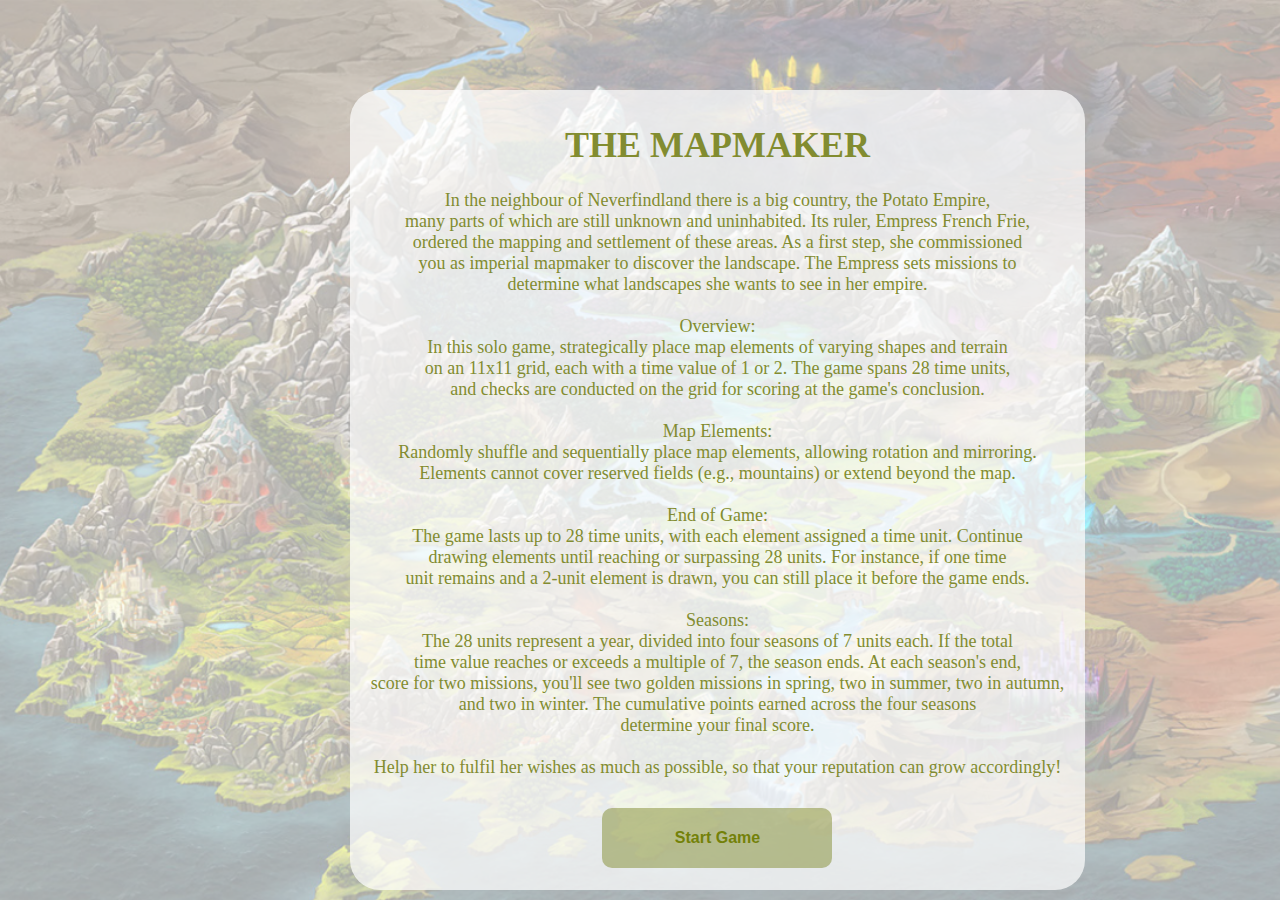
<file: index.html>
<!DOCTYPE html>
<html lang="en">
<head>
    <meta charset="UTF-8">
    <meta name="viewport" content="width=device-width, initial-scale=1.0">
    <title>Centered Content</title>
    <style>
        html, body {
            height: 100%;
            margin: 0;
            display: flex;
            justify-content: center;
            align-items: center;
            background-image: url('background/bc5.png');
            background-repeat: no-repeat;
            background-attachment: fixed;  
            background-size: cover;
        }

        #centered {
            text-align: center;
            color: #828C30;
        }

        #button {
            background-color: rgba(130, 140, 48, 0.5); 
            padding: 16px 50px;
            text-align: center;
            text-decoration: none;
            display: inline-block;
            font-size: 16px;
            margin: 12px 12px;
            transition-duration: 0.4s;
            cursor: pointer;
            border-radius: 10px;
            width: 230px; 
            height: 60px; 
        }

        .button1 {
            border: 2px solid transparent;
            bottom: 300px;
            right: 730px;
            color:#738109; 
        }
        
        #box {
            text-align: center;
            position: absolute;
            width: 735px; 
            height: 800px; 
            border-radius: 30px; 
            background-color: rgba(255, 255, 255, 0.7); 
            display: flex; 
            justify-content: center; 
            align-items: center; 
            overflow: hidden; 
            bottom: 10px;
            left: 350px;
            font-size: 18px;
        }

    </style>
</head>
<body>
    <div id="box">
        <div id="centered">
            <h1 id="title">THE MAPMAKER</h1>
            <p> In the neighbour of Neverfindland there is a big country, the Potato Empire, 
                <br>  many parts of which are still unknown and uninhabited. Its ruler, Empress French Frie,
                <br> ordered the mapping and settlement of these areas. As a first step, she commissioned 
                <br> you as imperial mapmaker to discover the landscape. The Empress sets missions to 
                <br> determine what landscapes she wants to see in her empire.<br>  
            
                <br>Overview: <br>
                In this solo game, strategically place map elements of varying shapes and terrain 
                <br> on an 11x11 grid, each with a time value of 1 or 2. The game spans 28 time units, 
                <br>and checks are conducted on the grid for scoring at the game's conclusion.<br>

                <br>Map Elements:<br>
                Randomly shuffle and sequentially place map elements, allowing rotation and mirroring. <br>
                Elements cannot cover reserved fields (e.g., mountains) or extend beyond the map. <br>

                <br>End of Game: <br>
                The game lasts up to 28 time units, with each element assigned a time unit. Continue 
                <br> drawing elements until reaching or surpassing 28 units. For instance, if one time 
                <br> unit remains and a 2-unit element is drawn, you can still place it before the game ends.<br>

                <br>Seasons:<br>
                The 28 units represent a year, divided into four seasons of 7 units each. If the total 
                <br>time value reaches or exceeds a multiple of 7, the season ends. At each season's end, <br> 
                score for two missions, you'll see two golden missions in spring, two in summer, two in autumn, <br> and two in winter. The cumulative points earned across the four seasons 
                <br> determine your final score. <br>

                <br>  Help her to fulfil her wishes as much as possible, so that your reputation can grow accordingly!
            </p>
            
            
            <a href="basicGame.html">
                <button id="button" class="button1" type="button"> <b> Start Game </b></button></a> 
        </div>
    </div>
</body>
</html>
</file>
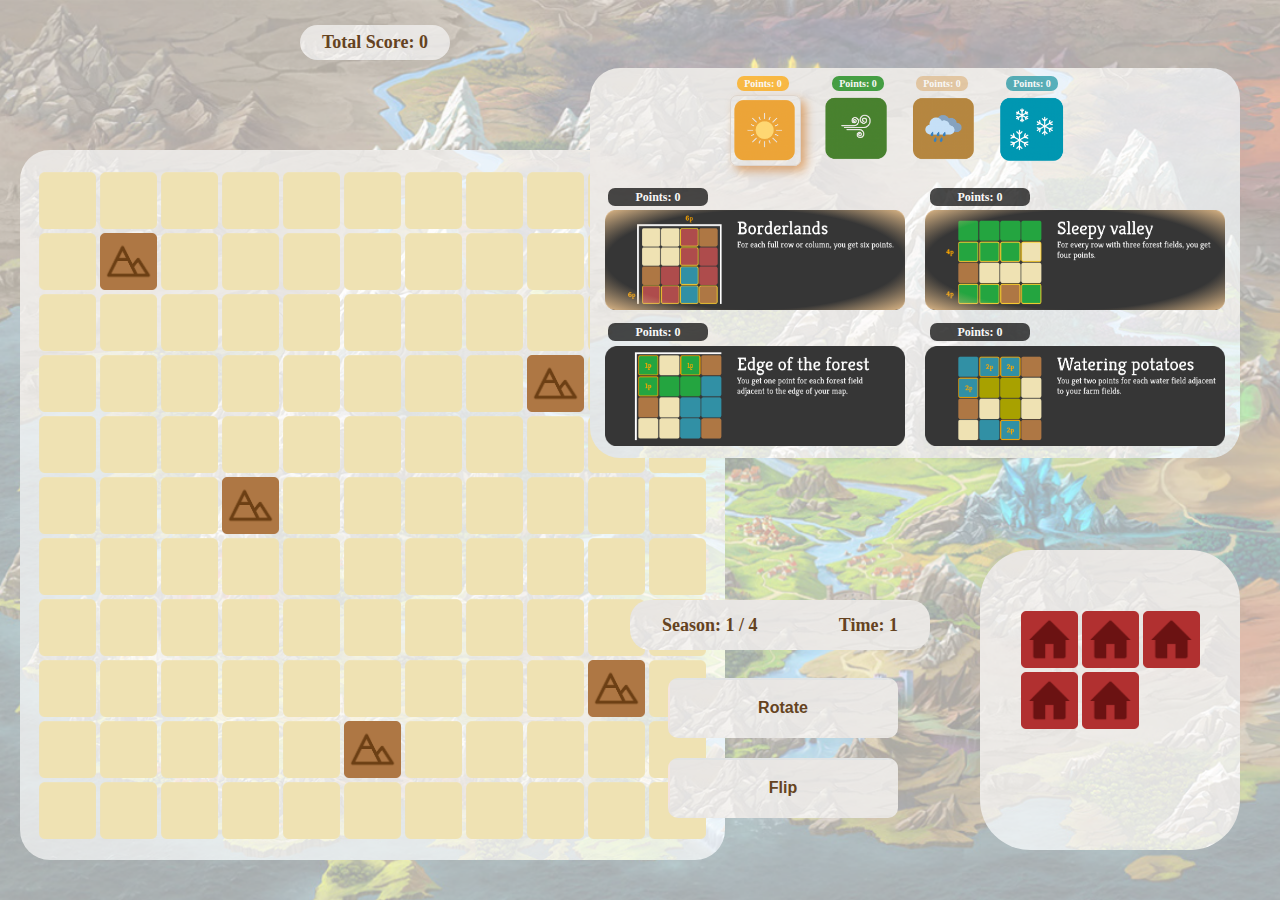
<file: basicGame.html>
<!DOCTYPE html>
<html lang="en">
<head>
<meta charset="UTF-8">
<meta name="viewport" content="width=device-width, initial-scale=1.0">
<title> MAP MAKER </title>
<link rel="stylesheet" href="styles.css">
</head>
<body> 

<div id="element-container">
    <div id="element-grid"></div>
</div> 

<div id="grid-container">
    <div id="grid"></div>
</div>

<button id="rotateButton" class="button button1"><b>Rotate</b></button>
<button id="flipButton" class="button button2"><b>Flip</b></button>


<div id="info-element-container">
    <div id="time" class="time-container"></div>
    <div id="gameSeason" class="mission-info-container"></div>
</div>


<div id="mission-container">
    <div id="score1"></div>
    <div id="score-season1"></div>
    <div id="mission-container-1"></div>

    <div id="score2"></div>
    <div id="score-season2"></div>
    <div id="mission-container-2"></div>

    <div id="score3"></div>
    <div id="score-season3"></div>
    <div id="mission-container-3"></div>

    <div id="score4"></div>
    <div id="score-season4"></div>
    <div id="mission-container-4"></div>

    <div id="season-container-1"></div>
    <div id="season-container-2"></div>
    <div id="season-container-3"></div>
    <div id="season-container-4"></div>
</div>

<div id="score-container"></div>

<div id="Game-over-cover" class="hide"></div>

<div id="box" class="hide">
    <div id="centered">
        <h1 id="title">THE MAPMAKER</h1>
        
        <p> <br>GAME OVER<br>
            <br>
            In the neighbour of Neverfindland there is a big country, the Potato Empire, 
            <br>  many parts of which are still unknown and uninhabited. Its ruler, Empress French Frie,
            <br> ordered the mapping and settlement of these areas. As a first step, she commissioned 
            <br> you as imperial mapmaker to discover the landscape. The Empress sets missions to 
            <br> determine what landscapes she wants to see in her empire.<br>  
    
            <br>  Help her to fulfil her wishes as much as possible, so that your reputation can grow accordingly!
        </p>
      
        <a href="basicGame.html">
            <button id="buttonC" class="button3" type="button"> <b> PLAY AGAIN </b></button></a> 

        <a href="extraGame.html">
            <button id="buttonC" class="button4" type="button"> <b> EXTRA POINTS </b></button></a> 
    </div>
</div>

<script src="gridScript.js"></script>
</body>
</html>
</file>
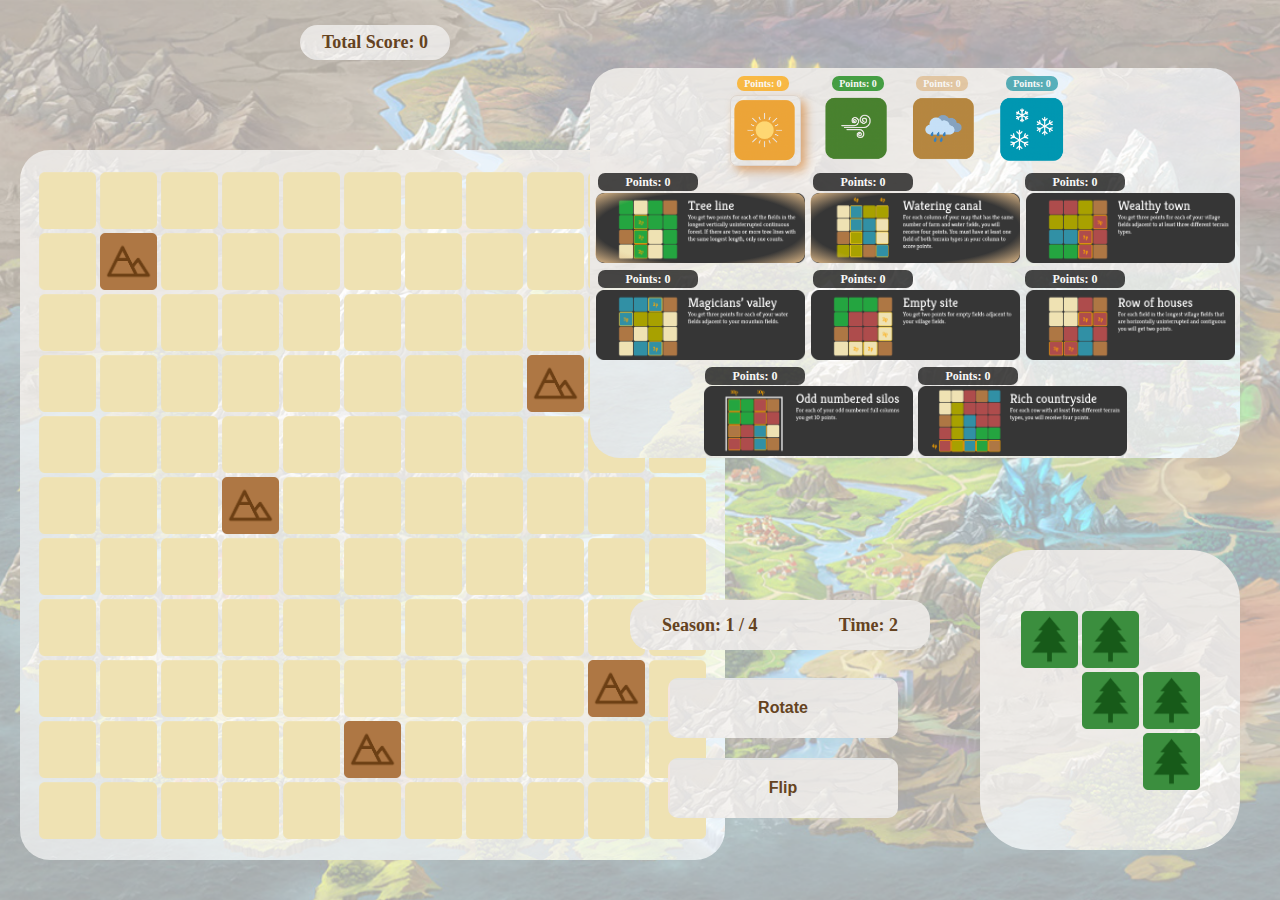
<file: extraGame.html>
<!DOCTYPE html>
<html lang="en">
<head>
<meta charset="UTF-8">
<meta name="viewport" content="width=device-width, initial-scale=1.0">
<title>Mountain Grid Map</title>
<link rel="stylesheet" href="styles2.css">
</head>
<body> 

<div id="element-container">
    <div id="element-grid"></div>
</div> 

<div id="grid-container">
    <div id="grid"></div>
</div>

<button id="rotateButton" class="button button1"><b>Rotate</b></button>
<button id="flipButton" class="button button2"><b>Flip</b></button>


<div id="info-element-container">
    <div id="time" class="time-container"></div>
    <div id="gameSeason" class="mission-info-container"></div>
</div>


<div id="mission-container">
    <div id="score1"></div>
    <div id="score-season1"></div>
    <div id="mission-container-1"></div>

    <div id="score2"></div>
    <div id="score-season2"></div>
    <div id="mission-container-2"></div>

    <div id="score3"></div>
    <div id="score-season3"></div>
    <div id="mission-container-3"></div>

    <div id="score4"></div>
    <div id="score-season4"></div>
    <div id="mission-container-4"></div>

    <div id="score5"></div>
    <div id="score-season5"></div>
    <div id="mission-container-5"></div>

    <div id="score6"></div>
    <div id="score-season6"></div>
    <div id="mission-container-6"></div>

    <div id="score7"></div>
    <div id="score-season7"></div>
    <div id="mission-container-7"></div>

    <div id="score8"></div>
    <div id="score-season8"></div>
    <div id="mission-container-8"></div>

    <div id="season-container-1"></div>
    <div id="season-container-2"></div>
    <div id="season-container-3"></div>
    <div id="season-container-4"></div>
</div>


<div id="score-container"></div>

<script src="gridScript2.js"></script>
</body>
</html>
</file>
<file: styles.css>
body {
  background-image: url('background/bc5.png');
  background-repeat: no-repeat;
  background-attachment: fixed;  
  background-size: cover;
}  
  
  #grid {
    position: relative;
    display: grid;
    grid-template-columns: repeat(11, 59px);
    grid-template-rows: repeat(11, 59px); 
    gap: 2px; 
  }

  .cell {
    background-color: transparent;
    border: 1px solid transparent;
    background-image: url('gridPictures/base_tile.png'); 
    background-size: cover; 
    background-repeat: no-repeat; 
  }
  
  .mountain {
    background-color: transparent;
    border: 1px solid transparent;
    background-image: url('gridPictures/mountain_tile.png'); 
    background-size: cover; 
    background-repeat: no-repeat; 
  }
  
  #element-grid {
    position: absolute;
    cursor: move;
    display: grid;
    grid-template-columns: repeat(3, 59px);
    grid-template-rows: repeat(3, 59px); 
    gap: 2px; 
  }

  .elementCell {
    background-color: transparent;
    background-image: none;
    border: 1px solid transparent;
    background-size: cover; 
    background-repeat: no-repeat; 
  }

  
  .water {
    background-image: url('elements/water_tile.png');
    background-color: transparent;
    border: 1px solid transparent;
    background-size: cover; 
    background-repeat: no-repeat; 
  }
  
  .town {
    background-image: url('elements/village_tile.png');
    border: 1px solid transparent;
    background-size: cover; 
    background-repeat: no-repeat; 
  }
  
  .forest {
    background-image: url('elements/forest_tile.png');
    border: 1px solid transparent;
    background-size: cover; 
    background-repeat: no-repeat; 
  }
  
  .farm {
    background-image: url('elements/plains_tile.png');
    border: 1px solid transparent;
    background-size: cover; 
    background-repeat: no-repeat; 
  }

  .water2 {
    background-image: url('elements/water_tile.png');
    background-color: transparent;
    border: 1px solid transparent;
    background-size: cover; 
    background-repeat: no-repeat; 
    opacity: 0.5;
  }
  
  .town2 {
    background-image: url('elements/village_tile.png');
    border: 1px solid transparent;
    background-size: cover; 
    background-repeat: no-repeat; 
    opacity: 0.5;
  }
  
  .forest2 {
    background-image: url('elements/forest_tile.png');
    border: 1px solid transparent;
    background-size: cover; 
    background-repeat: no-repeat; 
    opacity: 0.5;
  }
  
  .farm2 {
    background-image: url('elements/plains_tile.png');
    border: 1px solid transparent;
    background-size: cover; 
    background-repeat: no-repeat; 
    opacity: 0.5;
  }

  #grid-container {
    position: absolute;
    width: 705px; 
    height: 710px; 
    border-radius: 30px; 
    background-image: url('background/bc4.png');
    display: flex; 
    justify-content: center; 
    align-items: center; 
    overflow: hidden; 
    bottom: 40px;
    left: 20px;
    font-size: 18px;
  }
  
  #element-container {
    position: absolute;
    width: 260px; 
    height: 300px; 
    border-radius: 50px; 
    background-image: url('background/bc4.png');
    display: flex; 
    justify-content: center; 
    align-items: center; 
    overflow: hidden; 
    bottom: 50px;
    right: 40px;
    font-size: 18px;
  }
  
  .time-container {
    position: absolute;
    top: 15px;
    right: 32px;
    font-size: 18px;
  }

  .button {
    position: absolute;
    background-image: url('background/bc4.png');
    border: none;
    color: white;
    padding: 16px 50px;
    text-align: center;
    text-decoration: none;
    display: inline-block;
    font-size: 16px;
    margin: 12px 12px;
    transition-duration: 0.4s;
    cursor: pointer;
    border-radius: 10px;
    width: 230px; 
    height: 60px; 
}

.button1 {
    background-color: white; 
    color: #654321;
    border: 2px solid transparent;
    bottom: 150px;
    right: 370px;
}

.button2 {
    background-color: white; 
    color: #654321;
    border: 2px solid transparent;
    bottom: 70px;
    right: 370px;
}

#info-element-container {
  position: absolute;
  width: 300px; 
  height: 50px; 
  border-radius: 20px; 
  background-image: url('background/bc4.png');
  display: flex; 
  justify-content: center; 
  align-items: center; 
  overflow: hidden; 
  bottom: 250px;
  right: 350px;
  font-size: 18px;
}

.mission-info-container {
  position: absolute;
  top: 15px;
  left: 32px;
  font-size: 18px;
}

#mission-container {
  position: absolute;
  width: 650px; 
  height: 390px; 
  border-radius: 30px; 
  background-image: url('background/bc4.png');
  display: flex; 
  justify-content: center; 
  align-items: center; 
  overflow: hidden; 
  top: 68px;
  right: 40px;
  font-size: 18px;
}


#mission-container-1 {
  position: absolute;
  width: 300px; 
  height: 100px; 
  background-image: url('basicMissions/Group\ 69.png');
  background-size: cover;
  bottom: 12px;
  left: 15px;
}

#mission-container-2 {
  position: absolute;
  width: 300px; 
  height: 100px; 
  background-image: url('basicMissions/Group\ 70.png');
  background-size: cover;
  bottom: 12px;
  right: 15px;
}

#mission-container-3 {
  position: absolute;
  width: 300px; 
  height: 100px; 
  background-image: url('basicMissions/Group\ 74.png');
  background-size: cover;
  top: 142px;
  right: 15px;
}

#mission-container-4 {
  position: absolute;
  width: 300px; 
  height: 100px; 
  background-image: url('basicMissions/Group\ 78.png');
  background-size: cover;
  top: 142px;
  left: 15px;
}


#season-container-1 {
  position: absolute;
  width: 69px;  
  height: 69px; 
  background-image: url('season/summer.png');
  background-size: cover;
  top: 27px;
  left: 140px;
}

#season-container-2 {
  position: absolute;
  width: 67px; 
  height: 67px; 
  background-image: url('season/spring.png');
  background-size: cover;
  top: 27px;
  left: 230px;
}

#season-container-3 {
  position: absolute;
  width: 67px; 
  height: 67px; 
  background-image: url('season/autmn.png');
  background-size: cover;
  top: 27px;
  right: 265px;
}

#season-container-4 {
  position: absolute;
  width: 67px; 
  height: 67px;  
  background-image: url('season/winter.png');
  background-size: cover;
  top: 27px;
  right: 175px;
}

#score-container {
  position: absolute;
  width: 150px; 
  height: 35px; 
  border-radius: 20px; 
  background-image: url('background/bc4.png');
  display: flex; 
  justify-content: center; 
  align-items: center; 
  overflow: hidden; 
  left: 300px;
  top: 25px;
  font-size: 18px;
}

#score1 {
  position: absolute;
  width: 100px; 
  height: 18px; 
  border-radius: 7px; 
  background-color: black;
  display: flex; 
  justify-content: center; 
  align-items: center; 
  overflow: hidden; 
  left: 18px;
  top: 120px;
  font-size: 12px;
  opacity: 0.7;
}

#score2 {
  position: absolute;
  width: 100px; 
  height: 18px; 
  border-radius: 7px; 
  background-color: black;
  display: flex; 
  justify-content: center; 
  align-items: center; 
  overflow: hidden; 
  right: 210px;
  top: 120px;
  font-size: 12px;
  opacity: 0.7;
}

#score3 {
  position: absolute;
  width: 100px; 
  height: 18px; 
  border-radius: 7px; 
  background-color: black;
  display: flex; 
  justify-content: center; 
  align-items: center; 
  overflow: hidden; 
  left: 18px;
  top: 255px;
  font-size: 12px;
  opacity: 0.7;
}


#score4 {
  position: absolute;
  width: 100px; 
  height: 18px; 
  border-radius: 7px; 
  background-color: black;
  display: flex; 
  justify-content: center; 
  align-items: center; 
  overflow: hidden; 
  right: 210px;
  top: 255px;
  font-size: 12px;
  opacity: 0.7;
}

#score-season1 {
  position: absolute;
  width: 52px; 
  height: 15px; 
  border-radius: 7px; 
  background-color: orange;
  display: flex; 
  justify-content: center; 
  align-items: center; 
  overflow: hidden; 
  left: 147px;
  top: 8px;
  font-size: 10px;
  opacity: 0.7;
}


#score-season2 {
  position: absolute;
  width: 52px; 
  height: 15px; 
  border-radius: 7px; 
  background-color: green;
  display: flex; 
  justify-content: center; 
  align-items: center; 
  overflow: hidden; 
  left: 242px;
  top: 8px;
  font-size: 10px;
  opacity: 0.7;
}

#score-season3 {
  position: absolute;
  width: 52px; 
  height: 15px; 
  border-radius: 7px; 
  background-color: burlywood;
  display: flex; 
  justify-content: center; 
  align-items: center; 
  overflow: hidden; 
  left: 326px;
  top: 8px;
  font-size: 10px;
  opacity: 0.7;
}

#score-season4 {
  position: absolute;
  width: 52px; 
  height: 15px; 
  border-radius: 7px; 
  background-color: rgb(23, 146, 160);
  display: flex; 
  justify-content: center; 
  align-items: center; 
  overflow: hidden; 
  left: 416px;
  top: 8px;
  font-size: 10px;
  opacity: 0.7;
}

.selectedo {
  border-radius: 7px; 
  border: 1px solid rgb(222, 213, 205); 
  box-shadow: 5px 5px 10px rgba(205, 103, 8, 0.5);
}

.selectedg {
  border-radius: 7px; 
  border: 1px solid rgb(222, 213, 205);
  box-shadow: 5px 5px 10px rgba(48, 235, 27, 0.5);
}

.selectedb {
  border-radius: 7px; 
  border: 1px solid rgb(222, 213, 205); 
  box-shadow: 5px 5px 10px burlywood;
}

.selectedblue {
  border-radius: 7px; 
  border: 1px solid rgb(222, 213, 205); 
  box-shadow: 5px 5px 10px rgb(23, 146, 160);
}

.selectedM {
  position: relative;
  z-index: 2; 
}

.selectedM::before {
  content: '';
  position: absolute;
  top: 0;
  left: 0px; 
  width: 100%;
  height: 100%;
  border-radius: 10px; 
  background: radial-gradient(ellipse at center, transparent 70%, burlywood 100%, burlywood);
  pointer-events: none; 
  z-index: 1; 
}

#center {
  display: flex;
  justify-content: center;
  align-items: center;
  height: 100vh;
}


#Game-over-cover {
  position: absolute;
  width:  100vw; 
  height: 100vh; 
  border-radius: 20px; 
  background-image: url('background/bc5.png');
  opacity: 0.7;
  justify-content: center; 
  align-items: center; 
  overflow: hidden; 
  font-size: 18px;
  z-index: 9998;
}

.hide{
  display: none;
}


.flex{
  display: flex;
}

#centered {
  text-align: center;
  color: #828C30;
}

#buttonC {
  background-color: rgba(130, 140, 48, 0.5); 
  padding: 16px 50px;
  text-align: center;
  text-decoration: none;
  display: inline-block;
  font-size: 16px;
  margin: 12px 12px;
  transition-duration: 0.4s;
  cursor: pointer;
  border-radius: 10px;
  width: 230px; 
  height: 60px; 
}

.button3 {
  border: 2px solid transparent;
  bottom: 300px;
  right: 730px;
  color:#738109; 
}

.button4 {
  border: 2px solid transparent;
  bottom: 200px;
  right: 730px;
  color:#738109; 
}

#box {
  text-align: center;
  position: absolute;
  width: 735px; 
  height: 500px; 
  border-radius: 30px; 
  background-color: rgba(255, 255, 255, 0.9); 
  justify-content: center; 
  align-items: center; 
  overflow: hidden; 
  bottom: 150px;
  left: 350px;
  font-size: 18px;
  z-index: 9999;
}
</file>
<file: styles2.css>
body {
    background-image: url('background/bc5.png');
    background-repeat: no-repeat;
    background-attachment: fixed;  
    background-size: cover;
  }  
    
    #grid {
      position: relative;
      display: grid;
      grid-template-columns: repeat(11, 59px);
      grid-template-rows: repeat(11, 59px); 
      gap: 2px; 
    }
  
    .cell {
      background-color: transparent;
      border: 1px solid transparent;
      background-image: url('gridPictures/base_tile.png'); 
      background-size: cover; 
      background-repeat: no-repeat; 
    }
    
    .mountain {
      background-color: transparent;
      border: 1px solid transparent;
      background-image: url('gridPictures/mountain_tile.png'); 
      background-size: cover; 
      background-repeat: no-repeat; 
    }
    
    #element-grid {
      position: absolute;
      cursor: move;
      display: grid;
      grid-template-columns: repeat(3, 59px);
      grid-template-rows: repeat(3, 59px); 
      gap: 2px; 
    }
  
    .elementCell {
      background-color: transparent;
      background-image: none;
      border: 1px solid transparent;
      background-size: cover; 
      background-repeat: no-repeat; 
    }
  
    
    .water {
      background-image: url('elements/water_tile.png');
      background-color: transparent;
      border: 1px solid transparent;
      background-size: cover; 
      background-repeat: no-repeat; 
    }
    
    .town {
      background-image: url('elements/village_tile.png');
      border: 1px solid transparent;
      background-size: cover; 
      background-repeat: no-repeat; 
    }
    
    .forest {
      background-image: url('elements/forest_tile.png');
      border: 1px solid transparent;
      background-size: cover; 
      background-repeat: no-repeat; 
    }
    
    .farm {
      background-image: url('elements/plains_tile.png');
      border: 1px solid transparent;
      background-size: cover; 
      background-repeat: no-repeat; 
    }
  
    .water2 {
      background-image: url('elements/water_tile.png');
      background-color: transparent;
      border: 1px solid transparent;
      background-size: cover; 
      background-repeat: no-repeat; 
      opacity: 0.5;
    }
    
    .town2 {
      background-image: url('elements/village_tile.png');
      border: 1px solid transparent;
      background-size: cover; 
      background-repeat: no-repeat; 
      opacity: 0.5;
    }
    
    .forest2 {
      background-image: url('elements/forest_tile.png');
      border: 1px solid transparent;
      background-size: cover; 
      background-repeat: no-repeat; 
      opacity: 0.5;
    }
    
    .farm2 {
      background-image: url('elements/plains_tile.png');
      border: 1px solid transparent;
      background-size: cover; 
      background-repeat: no-repeat; 
      opacity: 0.5;
    }
  
    #grid-container {
      position: absolute;
      width: 705px; 
      height: 710px; 
      border-radius: 30px; 
      background-image: url('background/bc4.png');
      display: flex; 
      justify-content: center; 
      align-items: center; 
      overflow: hidden; 
      bottom: 40px;
      left: 20px;
      font-size: 18px;
    }
    
    #element-container {
      position: absolute;
      width: 260px; 
      height: 300px; 
      border-radius: 50px; 
      background-image: url('background/bc4.png');
      display: flex; 
      justify-content: center; 
      align-items: center; 
      overflow: hidden; 
      bottom: 50px;
      right: 40px;
      font-size: 18px;
    }
    
    .time-container {
      position: absolute;
      top: 15px;
      right: 32px;
      font-size: 18px;
    }
  
    .button {
      position: absolute;
      background-image: url('background/bc4.png');
      border: none;
      color: white;
      padding: 16px 50px;
      text-align: center;
      text-decoration: none;
      display: inline-block;
      font-size: 16px;
      margin: 12px 12px;
      transition-duration: 0.4s;
      cursor: pointer;
      border-radius: 10px;
      width: 230px; 
      height: 60px; 
  }
  
  .button1 {
      background-color: white; 
      color: #654321;
      border: 2px solid transparent;
      bottom: 150px;
      right: 370px;
  }
  
  .button2 {
      background-color: white; 
      color: #654321;
      border: 2px solid transparent;
      bottom: 70px;
      right: 370px;
  }
  
  #info-element-container {
    position: absolute;
    width: 300px; 
    height: 50px; 
    border-radius: 20px; 
    background-image: url('background/bc4.png');
    display: flex; 
    justify-content: center; 
    align-items: center; 
    overflow: hidden; 
    bottom: 250px;
    right: 350px;
    font-size: 18px;
  }
  
  .mission-info-container {
    position: absolute;
    top: 15px;
    left: 32px;
    font-size: 18px;
  }
  
  #mission-container {
    position: absolute;
    width: 650px; 
    height: 390px; 
    border-radius: 30px; 
    background-image: url('background/bc4.png');
    display: flex; 
    justify-content: center; 
    align-items: center; 
    overflow: hidden; 
    top: 68px;
    right: 40px;
    font-size: 18px;
  }
  
  
  #mission-container-4 {
    position: absolute;
    width: 300px; 
    height: 70px; 
    background-image: url('extraMissions/Group4.png');
    background-size: contain; 
    background-position: center; 
    background-repeat: no-repeat; 
    border-radius: 30px; 
    bottom: 98px;
    right: 390px;
}

#mission-container-5 {
    position: absolute;
    width: 300px; 
    height: 70px;
    background-image: url('extraMissions/Group5.png');
    background-size: contain; 
    background-position: center; 
    background-repeat: no-repeat; 
    bottom: 98px;
    right: 175px;
    border-radius: 30px; 
}

#mission-container-6 {
    position: absolute;
    width: 300px; 
    height: 70px; 
    background-image: url('extraMissions/group6.png');
    background-size: contain; 
    background-position: center; 
    background-repeat: no-repeat; 
    bottom: 98px;
    left: 390px;
    border-radius: 30px; 
  }

#mission-container-2 {
    position: absolute;
    width: 300px; 
    height: 70px; 
    background-image: url('extraMissions/Group2.png');
    background-size: contain; 
    background-position: center; 
    background-repeat: no-repeat; 
    top: 125px;
    right: 175px;
    border-radius: 30px; 
}

#mission-container-1 {
    position: absolute;
    width: 300px; 
    height: 70px; 
    background-image: url('extraMissions/Group1.png');
    background-size: contain; 
    background-position: center; 
    background-repeat: no-repeat; 
    top: 125px;
    right: 390px;
    border-radius: 30px; 
}
  #mission-container-3 {
    position: absolute;
    width: 300px; 
    height: 70px;  
    background-image: url('extraMissions/Group3.png');
    background-size: contain; 
    background-position: center; 
    background-repeat: no-repeat; 
    top: 125px;
    left: 390px;
    border-radius: 30px; 
  }

  #mission-container-7 {
    position: absolute;
    width: 300px; 
    height: 70px; 
    background-image: url('extraMissions/Group7.png');
    background-size: contain; 
    background-position: center; 
    background-repeat: no-repeat; 
    bottom: 2px;
    left: 68px;
    border-radius: 30px; 
  }
  
  #mission-container-8 {
    position: absolute;
    width: 300px; 
    height: 70px; 
    background-image: url('extraMissions/Group8.png');
    background-size: contain; 
    background-position: center; 
    background-repeat: no-repeat; 
    bottom: 2px;
    right: 68px;
    border-radius: 30px; 
  }
  
  #season-container-1 {
    position: absolute;
    width: 69px;  
    height: 69px; 
    background-image: url('season/summer.png');
    background-size: cover;
    top: 27px;
    left: 140px;
  }
  
  #season-container-2 {
    position: absolute;
    width: 67px; 
    height: 67px; 
    background-image: url('season/spring.png');
    background-size: cover;
    top: 27px;
    left: 230px;
  }
  
  #season-container-3 {
    position: absolute;
    width: 67px; 
    height: 67px; 
    background-image: url('season/autmn.png');
    background-size: cover;
    top: 27px;
    right: 265px;
  }
  
  #season-container-4 {
    position: absolute;
    width: 67px; 
    height: 67px;  
    background-image: url('season/winter.png');
    background-size: cover;
    top: 27px;
    right: 175px;
  }
  
  #score-container {
    position: absolute;
    width: 150px; 
    height: 35px; 
    border-radius: 20px; 
    background-image: url('background/bc4.png');
    display: flex; 
    justify-content: center; 
    align-items: center; 
    overflow: hidden; 
    left: 300px;
    top: 25px;
    font-size: 18px;
  }
  
  #score1 {
    position: absolute;
    width: 100px; 
    height: 18px; 
    border-radius: 7px; 
    background-color: black;
    display: flex; 
    justify-content: center; 
    align-items: center; 
    overflow: hidden; 
    left: 8px;
    top: 105px;
    font-size: 12px;
    opacity: 0.7;
  }
  
  #score2 {
    position: absolute;
    width: 100px; 
    height: 18px; 
    border-radius: 7px; 
    background-color: black;
    display: flex; 
    justify-content: center; 
    align-items: center; 
    overflow: hidden; 
    right: 327px;
    top: 105px;
    font-size: 12px;
    opacity: 0.7;
  }

  #score3 {
    position: absolute;
    width: 100px; 
    height: 18px; 
    border-radius: 7px; 
    background-color: black;
    display: flex; 
    justify-content: center; 
    align-items: center; 
    overflow: hidden; 
    right: 115px;
    top: 105px;
    font-size: 12px;
    opacity: 0.7;
  }
  
  #score4 {
    position: absolute;
    width: 100px; 
    height: 18px; 
    border-radius: 7px; 
    background-color: black;
    display: flex; 
    justify-content: center; 
    align-items: center; 
    overflow: hidden; 
    left: 8px;
    top: 202px;
    font-size: 12px;
    opacity: 0.7;
  }
  

  #score6 {
    position: absolute;
    width: 100px; 
    height: 18px; 
    border-radius: 7px; 
    background-color: black;
    display: flex; 
    justify-content: center; 
    align-items: center; 
    overflow: hidden; 
    right: 115px;
    top: 202px;
    font-size: 12px;
    opacity: 0.7;
  }

  #score5 {
    position: absolute;
    width: 100px; 
    height: 18px; 
    border-radius: 7px; 
    background-color: black;
    display: flex; 
    justify-content: center; 
    align-items: center; 
    overflow: hidden; 
    right: 327px;
    top: 202px;
    font-size: 12px;
    opacity: 0.7;
  }

  #score7 {
    position: absolute;
    width: 100px; 
    height: 18px; 
    border-radius: 7px; 
    background-color: black;
    display: flex; 
    justify-content: center; 
    align-items: center; 
    overflow: hidden; 
    left: 115px;
    bottom: 73px;
    font-size: 12px;
    opacity: 0.7;
  }

  #score8 {
    position: absolute;
    width: 100px; 
    height: 18px; 
    border-radius: 7px; 
    background-color: black;
    display: flex; 
    justify-content: center; 
    align-items: center; 
    overflow: hidden; 
    right: 222px;
    bottom: 73px;
    font-size: 12px;
    opacity: 0.7;
  }
  
  
  #score-season1 {
    position: absolute;
    width: 52px; 
    height: 15px; 
    border-radius: 7px; 
    background-color: orange;
    display: flex; 
    justify-content: center; 
    align-items: center; 
    overflow: hidden; 
    left: 147px;
    top: 8px;
    font-size: 10px;
    opacity: 0.7;
  }
  
  
  #score-season2 {
    position: absolute;
    width: 52px; 
    height: 15px; 
    border-radius: 7px; 
    background-color: green;
    display: flex; 
    justify-content: center; 
    align-items: center; 
    overflow: hidden; 
    left: 242px;
    top: 8px;
    font-size: 10px;
    opacity: 0.7;
  }
  
  #score-season3 {
    position: absolute;
    width: 52px; 
    height: 15px; 
    border-radius: 7px; 
    background-color: burlywood;
    display: flex; 
    justify-content: center; 
    align-items: center; 
    overflow: hidden; 
    left: 326px;
    top: 8px;
    font-size: 10px;
    opacity: 0.7;
  }
  
  #score-season4 {
    position: absolute;
    width: 52px; 
    height: 15px; 
    border-radius: 7px; 
    background-color: rgb(23, 146, 160);
    display: flex; 
    justify-content: center; 
    align-items: center; 
    overflow: hidden; 
    left: 416px;
    top: 8px;
    font-size: 10px;
    opacity: 0.7;
  }
  
  .selectedo {
    border-radius: 7px; 
    border: 1px solid rgb(222, 213, 205); 
    box-shadow: 5px 5px 10px rgba(205, 103, 8, 0.5);
  }
  
  .selectedg {
    border-radius: 7px; 
    border: 1px solid rgb(222, 213, 205);
    box-shadow: 5px 5px 10px rgba(48, 235, 27, 0.5);
  }
  
  .selectedb {
    border-radius: 7px; 
    border: 1px solid rgb(222, 213, 205); 
    box-shadow: 5px 5px 10px burlywood;
  }
  
  .selectedblue {
    border-radius: 7px; 
    border: 1px solid rgb(222, 213, 205); 
    box-shadow: 5px 5px 10px rgb(23, 146, 160);
  }
  
  /* .selectedMission {
    box-shadow: 0px 0px 4px -2px burlywood;
} */

.selectedMission {
  position: relative;
  z-index: 2; 
}

.selectedMission::before {
  content: '';
  position: absolute;
  top: 0;
  left: 45px; 
  width: 70%;
  height: 100%;
  border-radius: 10px; 
  background: radial-gradient(ellipse at center, transparent 70%, burlywood 100%, burlywood);
  pointer-events: none; 
  z-index: 1; 
}
 
  #center {
    display: flex;
    justify-content: center;
    align-items: center;
    height: 100vh;
  }
</file>
